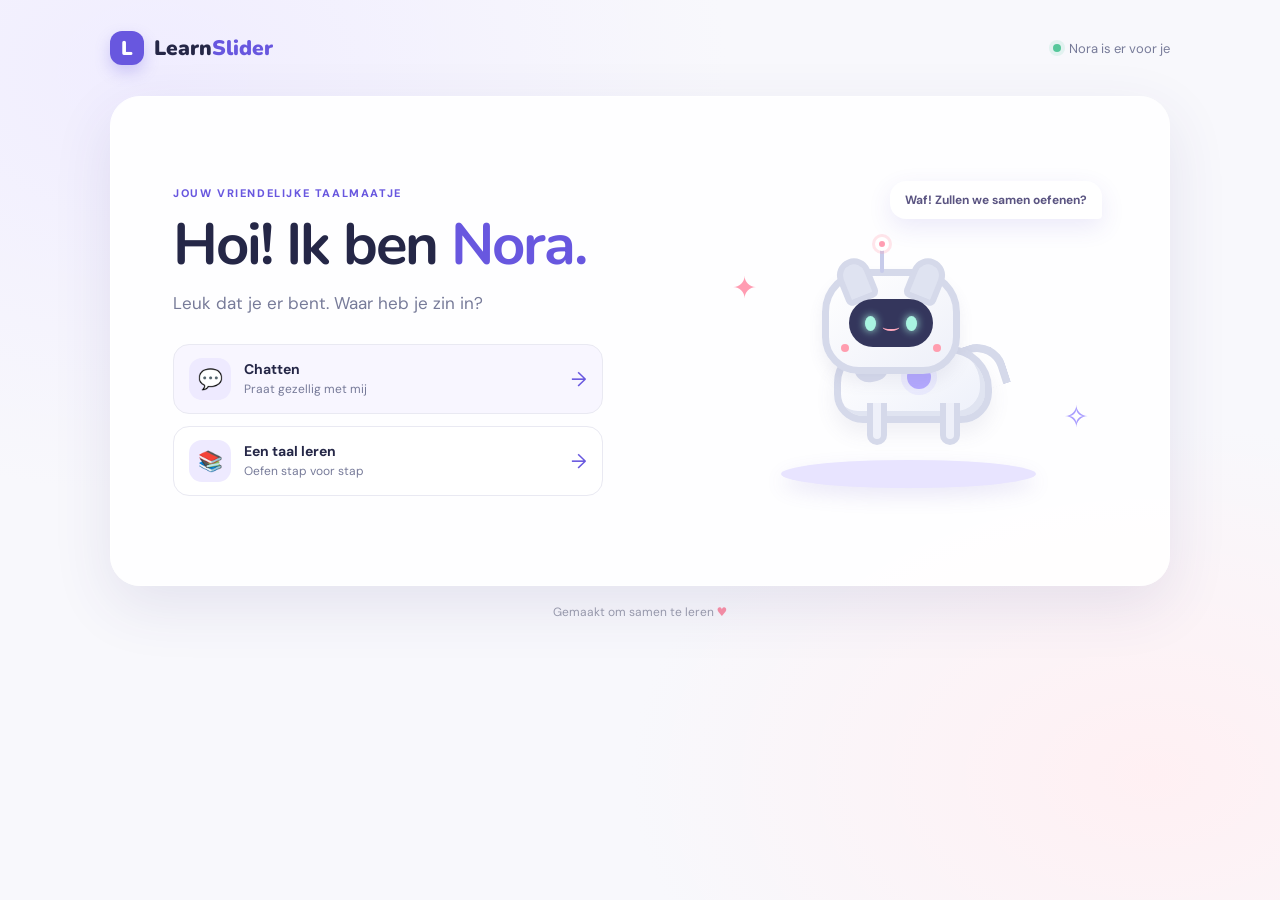
<file: index.html>
<!doctype html>
<html lang="nl">
<head>
  <meta charset="utf-8">
  <meta name="viewport" content="width=device-width, initial-scale=1">
  <meta name="theme-color" content="#f6f7ff">
  <title>LearnSlider — leer met Nora</title>
  <link rel="stylesheet" href="style.css">
</head>
<body>
  <main class="app-shell">
    <header class="topbar">
      <a class="brand" href="#home" aria-label="LearnSlider startpagina"><span class="brand-mark">L</span><span>Learn<span class="brand-accent">Slider</span></span></a>
      <span class="top-note"><span class="online-dot"></span> Nora is er voor je</span>
    </header>

    <section class="welcome-card" id="home" aria-labelledby="welcome-title">
      <div class="welcome-copy">
        <p class="eyebrow">JOUW VRIENDELIJKE TAALMAATJE</p>
        <h1 id="welcome-title">Hoi! Ik ben <span>Nora.</span></h1>
        <p class="intro">Leuk dat je er bent. Waar heb je zin in?</p>
        <div class="choice-row">
          <button class="choice-button primary" id="chat-choice" type="button"><span class="choice-icon" aria-hidden="true">💬</span><span><strong>Chatten</strong><small>Praat gezellig met mij</small></span><span class="arrow" aria-hidden="true">→</span></button>
          <button class="choice-button secondary" id="learn-choice" type="button"><span class="choice-icon" aria-hidden="true">📚</span><span><strong>Een taal leren</strong><small>Oefen stap voor stap</small></span><span class="arrow" aria-hidden="true">→</span></button>
        </div>
      </div>
      <div class="nora-stage" aria-label="Nora, een vrolijk robot-hondje">
        <div class="sparkle sparkle-one">✦</div><div class="sparkle sparkle-two">✧</div>
        <div class="speech-bubble">Waf! Zullen we samen oefenen?</div>
        <div class="robot-dog" aria-hidden="true">
          <div class="tail"></div><div class="body"><div class="body-light"></div><div class="leg leg-back"></div><div class="leg leg-front"></div></div>
          <div class="neck"></div><div class="head"><div class="ear ear-left"></div><div class="ear ear-right"></div><div class="face-screen"><span class="eye eye-left"></span><span class="eye eye-right"></span><span class="smile"></span></div><div class="cheek cheek-left"></div><div class="cheek cheek-right"></div></div>
          <div class="antenna"><i></i></div>
        </div>
        <div class="platform"></div>
      </div>
    </section>

    <section class="work-area" id="work-area" hidden>
      <div class="panel-heading"><button class="back-button" id="back-home" type="button" aria-label="Terug naar start">←</button><div><p class="eyebrow" id="section-eyebrow">SAMEN AAN DE SLAG</p><h2 id="section-title">Chat met Nora</h2></div></div>
      <div class="language-picker" id="language-picker" hidden>
        <label for="language-select">Welke taal wil je oefenen?</label>
        <select id="language-select"><option value="nl">Nederlands</option><option value="fr">Frans</option><option value="de">Duits</option><option value="en">Engels</option></select>
        <p class="helper-text">Nora legt alles rustig uit in het Nederlands.</p>
      </div>
      <div class="chat-window" id="chat-window" aria-live="polite" aria-label="Gesprek met Nora"></div>
      <div class="quick-prompts" id="quick-prompts"></div>
      <form class="message-form" id="message-form"><label class="visually-hidden" for="message-input">Typ je bericht</label><input id="message-input" type="text" placeholder="Typ hier je bericht…" autocomplete="off" maxlength="300"><button type="submit" aria-label="Bericht versturen">Verstuur <span aria-hidden="true">➤</span></button></form>
      <p class="disclaimer">Nora’s eerste versie gebruikt voorbeeldgesprekken en werkt zonder AI-dienst of extra kosten.</p>
    </section>
    <footer>Gemaakt om samen te leren <span aria-hidden="true">♥</span></footer>
  </main>
  <script src="script.js"></script>
</body>
</html>
</file>
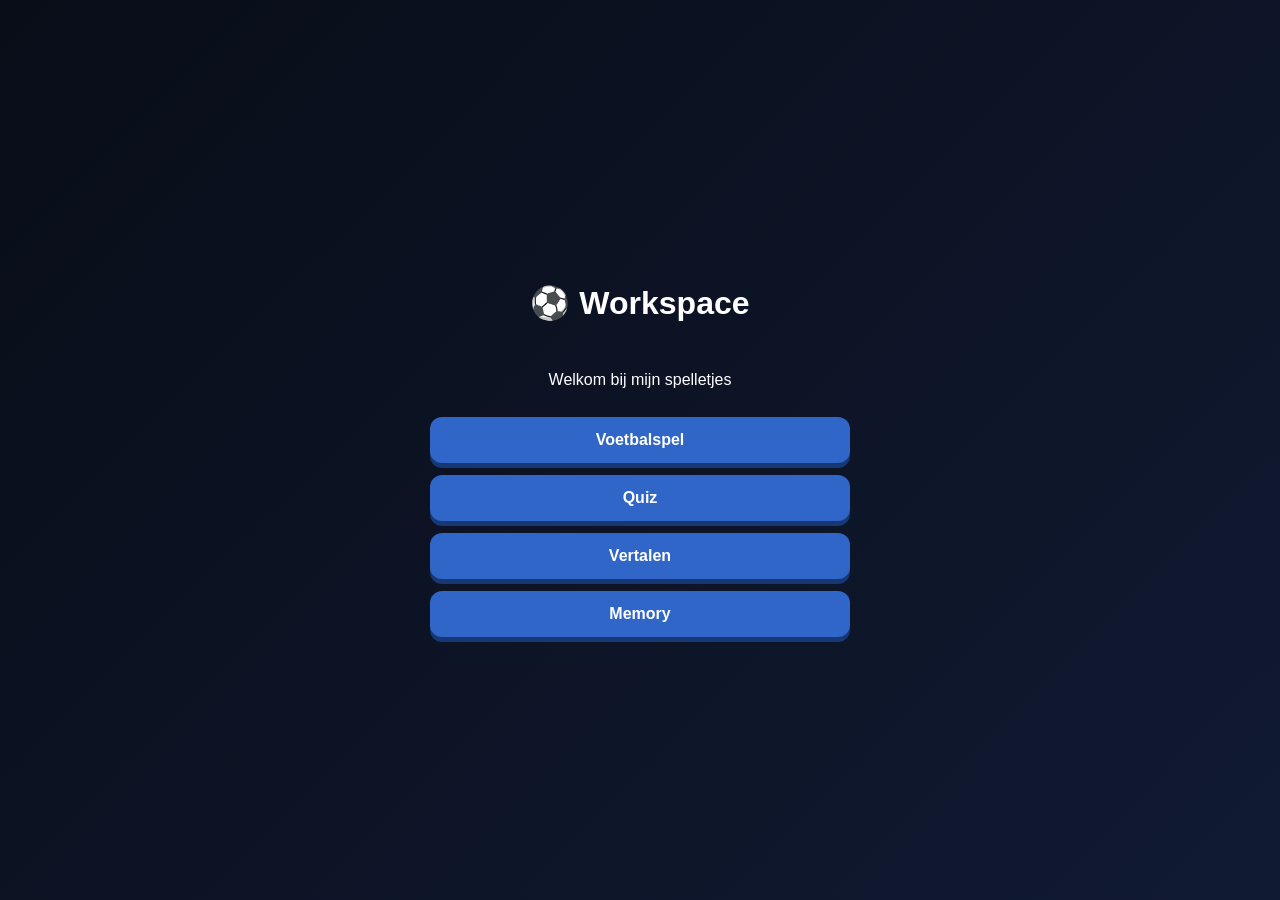
<file: workspace.html>
<!DOCTYPE html>
<html lang="nl">
<head>
  <meta charset="UTF-8">
  <meta name="viewport" content="width=device-width, initial-scale=1">
  <title>Workspace</title>
  <style>
    * { box-sizing: border-box; }
    body {
      margin: 0;
      min-height: 100vh;
      font-family: Arial, sans-serif;
      color: white;
      background: linear-gradient(135deg, #090d18, #101a32);
    }
    button {
      border: 0;
      border-radius: 12px;
      padding: 14px 22px;
      font-weight: bold;
      font-size: 1rem;
      cursor: pointer;
      color: white;
      background: #2f66c7;
      box-shadow: 0 5px 0 #173875;
    }
    button:active { transform: translateY(3px); box-shadow: 0 2px 0 #173875; }
    .screen { display: none; min-height: 100vh; }
    .screen.active { display: grid; }
    #home { place-items: center; text-align: center; }
    .menu { display: grid; gap: 12px; width: min(420px, 90%); }
    .menu button { width: 100%; }
    .game-head { position: fixed; top: 12px; left: 12px; z-index: 20; }
    .game-head button { background: #1b3b75; }

    #football {
      place-items: center;
      background:
        radial-gradient(circle at 50% 80%, rgba(255,255,255,.12), transparent 25%),
        linear-gradient(90deg, #398b42 0 12.5%, #49a954 12.5% 25%, #398b42 25% 37.5%, #49a954 37.5% 50%, #398b42 50% 62.5%, #49a954 62.5% 75%, #398b42 75% 87.5%, #49a954 87.5%);
    }
    #football.active { display: grid; }
    .football-card {
      width: min(760px, 92%);
      margin-top: 40px;
      text-align: center;
      border: 3px solid rgba(255,255,255,.55);
      border-radius: 18px;
      background: rgba(18,43,99,.92);
      box-shadow: 0 18px 40px rgba(0,0,0,.35);
      padding: 24px;
    }
    .players { display: flex; justify-content: center; align-items: end; gap: 18px; }
    .player { font-size: clamp(4rem, 13vw, 8rem); filter: drop-shadow(0 8px 4px rgba(0,0,0,.25)); }
    .ball { position: relative; display: inline-block; font-size: clamp(3rem, 9vw, 5.5rem); transition: .35s ease; }
    .ball.left { transform: translate(-230px, 50px) rotate(-35deg); }
    .ball.right { transform: translate(230px, 50px) rotate(35deg); }
    .score { font-size: 1.25rem; color: #ffd36a; }
    .football-actions { display: grid; grid-template-columns: 1fr 1fr; gap: 12px; margin-top: 20px; }
    .goal { background: #35b84b; box-shadow: 0 5px 0 #21792e; }
    .miss { background: #d89a32; box-shadow: 0 5px 0 #8e621f; }
    #footballResult { min-height: 28px; font-size: 1.2rem; font-weight: bold; }

    #quiz, #memory, #translation { place-items: center; text-align: center; }
    #quiz.active, #memory.active, #translation.active { display: grid; }
    .panel { width: min(540px, 90%); background: #132851; border-radius: 16px; padding: 30px; }
  </style>
</head>
<body>
  <div class="game-head" id="backButton" hidden>
    <button onclick="showScreen('home')">← Terug</button>
  </div>

  <main id="home" class="screen active">
    <div class="menu">
      <h1>⚽ Workspace</h1>
      <p>Welkom bij mijn spelletjes</p>
      <button onclick="showScreen('football')">Voetbalspel</button>
      <button onclick="showScreen('quiz')">Quiz</button>
      <button onclick="showScreen('translation')">Vertalen</button>
      <button onclick="showScreen('memory')">Memory</button>
    </div>
  </main>

  <main id="football" class="screen">
    <section class="football-card">
      <h2>CURL</h2>
      <div class="players"><div class="player">🧍‍♂️</div><div class="player">🧍</div><div class="player">🧍‍♂️</div></div>
      <div id="ball" class="ball">⚽</div>
      <p class="score">GOALS: <strong id="footballScore">0</strong></p>
      <p id="footballResult">Kies links of rechts!</p>
      <div class="football-actions">
        <button class="goal" onclick="shoot('left')">Schiet links</button>
        <button class="goal" onclick="shoot('right')">Schiet rechts</button>
      </div>
    </section>
  </main>

  <main id="quiz" class="screen">
    <section class="panel">
      <h2>Quiz</h2>
      <p>Wat betekent “hello”?</p>
      <button onclick="alert('Goed!')">Hallo</button>
      <button onclick="alert('Probeer opnieuw')">Hond</button>
    </section>
  </main>

  <main id="translation" class="screen">
    <section class="panel">
      <h2>Vertalen</h2>
      <p>Wat is het Nederlandse woord voor “football”?</p>
      <button onclick="alert('Juist!')">Voetbal</button>
      <button onclick="alert('Probeer opnieuw')">School</button>
    </section>
  </main>

  <main id="memory" class="screen">
    <section class="panel">
      <h2>Memory</h2>
      <p>Een eenvoudig geheugenspel</p>
      <button onclick="alert('Kleur: blauw!')">Kaart omdraaien</button>
    </section>
  </main>

  <script>
    let footballScore = 0;

    function showScreen(id) {
      document.querySelectorAll('.screen').forEach(function(screen) {
        screen.classList.remove('active');
      });
      document.getElementById(id).classList.add('active');
      document.getElementById('backButton').hidden = id === 'home';
    }

    function shoot(direction) {
      const keeper = Math.random() < 0.5 ? 'left' : 'right';
      const ball = document.getElementById('ball');
      ball.className = 'ball ' + direction;

      setTimeout(function() {
        if (direction !== keeper) {
          footballScore++;
          document.getElementById('footballResult').textContent = '🎉 GOAL!';
        } else {
          document.getElementById('footballResult').textContent = '🧤 De keeper stopt hem!';
        }
        document.getElementById('footballScore').textContent = footballScore;
        ball.className = 'ball';
      }, 350);
    }
  </script>
</body>
</html>
</file>
<file: style.css>
@import url('https://fonts.googleapis.com/css2?family=DM+Sans:wght@400;500;600;700&family=Nunito:wght@600;700;800;900&display=swap');
:root{--ink:#252747;--muted:#777b99;--purple:#6857df;--purple-dark:#5141c5;--lavender:#eeeaff;--pink:#ff8fa9;--line:#e9e9f2;--white:#fff;--shadow:0 20px 60px rgba(62,55,130,.11)}
*{box-sizing:border-box}body{margin:0;min-height:100vh;background:radial-gradient(ellipse at 12% 8%,#f0edff 0,transparent 36%),radial-gradient(ellipse at 90% 86%,#fff0f3 0,transparent 32%),#f8f8fc;color:var(--ink);font-family:'DM Sans',system-ui,sans-serif}.app-shell{width:min(1060px,calc(100% - 36px));margin:0 auto;padding:24px 0 18px}.topbar{height:48px;display:flex;align-items:center;justify-content:space-between;margin-bottom:24px}.brand{display:flex;gap:10px;align-items:center;color:var(--ink);font-family:Nunito,sans-serif;font-weight:900;font-size:21px;text-decoration:none}.brand-mark{display:grid;place-items:center;width:34px;height:34px;border-radius:12px;background:var(--purple);color:white;font-size:20px;box-shadow:0 7px 15px #6857df45}.brand-accent{color:var(--purple)}.top-note{display:flex;align-items:center;gap:8px;color:var(--muted);font-size:13px}.online-dot{width:8px;height:8px;border-radius:50%;background:#55c79a;box-shadow:0 0 0 4px #55c79a22}.welcome-card,.work-area{background:rgba(255,255,255,.92);border:1px solid #fff;border-radius:30px;box-shadow:var(--shadow)}.welcome-card{min-height:490px;padding:58px 62px;display:grid;grid-template-columns:1.15fr .85fr;align-items:center;overflow:hidden}.eyebrow{margin:0 0 14px;color:var(--purple);font-size:11px;font-weight:800;letter-spacing:1.6px}.welcome-copy h1{font-family:Nunito,sans-serif;font-size:clamp(38px,5vw,58px);letter-spacing:-2px;line-height:1.08;margin:0}.welcome-copy h1 span{color:var(--purple)}.intro{margin:15px 0 30px;color:var(--muted);font-size:17px}.choice-row{display:grid;gap:12px;max-width:430px}.choice-button{font:inherit;text-align:left;border:1px solid var(--line);border-radius:16px;background:white;padding:13px 15px;display:flex;align-items:center;gap:13px;cursor:pointer;color:var(--ink);transition:transform .18s,box-shadow .18s,border-color .18s}.choice-button:hover{transform:translateY(-2px);box-shadow:0 9px 22px #5141c51a;border-color:#c9c1ff}.choice-button.primary{background:#f8f6ff}.choice-icon{display:grid;place-items:center;width:42px;height:42px;border-radius:13px;background:var(--lavender);font-size:20px}.choice-button strong,.choice-button small{display:block}.choice-button strong{font-size:14px}.choice-button small{font-size:12px;color:var(--muted);margin-top:3px}.arrow{margin-left:auto;color:var(--purple);font-size:20px}.nora-stage{height:350px;position:relative;display:grid;place-items:center}.speech-bubble{position:absolute;top:15px;right:5px;z-index:3;padding:11px 15px;border-radius:16px 16px 4px 16px;background:white;box-shadow:0 8px 25px #5141c51c;color:#5a5481;font-size:12px;font-weight:700;animation:float 3s ease-in-out infinite}.platform{position:absolute;bottom:28px;width:255px;height:28px;border-radius:50%;background:#e8e4ff;box-shadow:0 8px 20px #6b58c522}.robot-dog{position:relative;width:240px;height:228px;z-index:1;animation:bob 2.4s ease-in-out infinite}.body{position:absolute;left:45px;top:119px;width:158px;height:77px;border:7px solid #d5d9ea;border-radius:37px 43px 31px 29px;background:linear-gradient(145deg,#fff,#edf0fa);box-shadow:inset -5px -5px 0 #e0e4f1,0 11px 20px #57598a16}.body-light{position:absolute;left:66px;top:12px;width:24px;height:24px;border-radius:50%;background:#b4a9ff;box-shadow:0 0 0 6px #b4a9ff2b}.neck{position:absolute;left:63px;top:107px;width:35px;height:48px;border-radius:15px;background:#d8dced;transform:rotate(-12deg)}.head{position:absolute;left:33px;top:42px;width:138px;height:105px;border:7px solid #d5d9ea;border-radius:43px 43px 37px 37px;background:linear-gradient(145deg,#fff,#eef0f9);z-index:2;box-shadow:0 9px 15px #57598a16}.face-screen{position:absolute;inset:23px 20px 20px;border-radius:25px;background:#34365c;display:flex;align-items:center;justify-content:center;gap:30px}.eye{width:11px;height:15px;border-radius:50%;background:#a9f5e1;box-shadow:0 0 9px #a9f5e1;animation:blink 4s infinite}.smile{position:absolute;left:50%;bottom:16px;width:17px;height:8px;border-bottom:2px solid #ffa9bd;border-radius:50%;transform:translateX(-50%)}.ear{position:absolute;top:-18px;width:34px;height:45px;background:#dfe3f1;border:6px solid #d5d9ea;border-radius:20px 20px 8px 8px;z-index:-1}.ear-left{left:10px;transform:rotate(-22deg)}.ear-right{right:10px;transform:rotate(22deg)}.cheek{position:absolute;top:68px;width:8px;height:8px;border-radius:50%;background:#ff9daf}.cheek-left{left:12px}.cheek-right{right:12px}.antenna{position:absolute;z-index:3;left:91px;top:18px;width:4px;height:28px;background:#c7cbea;border-radius:4px}.antenna i{position:absolute;top:-8px;left:-5px;width:14px;height:14px;border:4px solid white;border-radius:50%;background:#ff9db2;box-shadow:0 0 0 3px #ff9db244}.leg{position:absolute;bottom:-29px;width:20px;height:42px;border:6px solid #d5d9ea;border-top:0;border-radius:0 0 12px 12px;background:#eef0f9}.leg-back{left:26px}.leg-front{right:25px}.tail{position:absolute;right:16px;top:119px;width:39px;height:48px;border:8px solid #d5d9ea;border-left:0;border-bottom:0;border-radius:0 30px 0 0;transform:rotate(-18deg);transform-origin:left bottom;animation:wag .7s ease-in-out infinite alternate}.sparkle{position:absolute;color:#ff9cb2;font-size:30px}.sparkle-one{left:22px;top:102px}.sparkle-two{right:18px;bottom:80px;color:#a89cff}.work-area{margin-top:22px;padding:28px 34px 22px;scroll-margin-top:16px}.panel-heading{display:flex;align-items:center;gap:15px;margin-bottom:20px}.panel-heading h2{font:800 25px Nunito,sans-serif;margin:0}.back-button{border:0;background:#f0edff;color:var(--purple);width:40px;height:40px;border-radius:13px;font-size:22px;cursor:pointer}.panel-heading .eyebrow{margin-bottom:4px}.language-picker{padding:15px 17px;margin:0 0 16px;border:1px solid var(--line);border-radius:15px;background:#fbfaff}.language-picker label{font-weight:700;font-size:14px}.language-picker select{margin-left:10px;padding:9px 12px;border:1px solid #d9d4f4;border-radius:10px;background:white;color:var(--ink);font:inherit}.helper-text{font-size:12px;color:var(--muted);margin:8px 0 0}.chat-window{height:220px;overflow:auto;padding:17px;border-radius:17px;background:#f8f8fc;border:1px solid #eeeef5;display:flex;flex-direction:column;gap:12px}.message{max-width:82%;padding:11px 14px;border-radius:15px;font-size:14px;line-height:1.5;white-space:pre-wrap;overflow-wrap:anywhere}.message.nora{align-self:flex-start;background:white;border:1px solid #eeedf5;border-bottom-left-radius:4px}.message.user{align-self:flex-end;background:var(--purple);color:white;border-bottom-right-radius:4px}.message strong{color:var(--purple)}.message.user strong{color:#fff}.quick-prompts{display:flex;gap:8px;flex-wrap:wrap;padding:12px 0}.prompt-chip{border:1px solid #dedaf7;background:white;color:#6257a6;border-radius:999px;padding:7px 11px;font:600 12px 'DM Sans',sans-serif;cursor:pointer}.prompt-chip:hover{background:#f3f0ff}.message-form{display:flex;gap:9px}.message-form input{flex:1;min-width:0;border:1px solid #dedee9;border-radius:13px;padding:13px 15px;font:inherit;outline:none}.message-form input:focus{border-color:var(--purple);box-shadow:0 0 0 3px #6857df1c}.message-form button{border:0;border-radius:13px;background:var(--purple);color:white;padding:0 19px;font:700 13px 'DM Sans',sans-serif;cursor:pointer}.message-form button:hover{background:var(--purple-dark)}.disclaimer{font-size:11px;color:#9698ab;margin:11px 0 0}footer{text-align:center;padding:18px 0 0;color:#9698ab;font-size:12px}footer span{color:#f18ba4}.visually-hidden{position:absolute;width:1px;height:1px;padding:0;margin:-1px;overflow:hidden;clip:rect(0,0,0,0);white-space:nowrap;border:0}[hidden]{display:none!important}
@keyframes bob{0%,100%{transform:translateY(0) rotate(0)}50%{transform:translateY(-8px) rotate(1deg)}}@keyframes wag{from{transform:rotate(-28deg)}to{transform:rotate(15deg)}}@keyframes blink{0%,46%,50%,100%{transform:scaleY(1)}48%{transform:scaleY(.1)}}@keyframes float{0%,100%{transform:translateY(0)}50%{transform:translateY(-5px)}}
@media(max-width:720px){.app-shell{width:min(100% - 22px,560px);padding-top:12px}.welcome-card{padding:35px 25px 20px;grid-template-columns:1fr;min-height:0}.welcome-copy h1{font-size:42px}.intro{margin:12px 0 22px}.nora-stage{height:285px;margin-top:8px}.robot-dog{transform:scale(.88);animation:bob 2.4s ease-in-out infinite}.speech-bubble{right:0;top:2px}.platform{bottom:15px}.work-area{padding:22px 17px 18px}.chat-window{height:250px}.language-picker select{display:block;margin:10px 0 0}.topbar{margin-bottom:13px}.top-note{font-size:11px}}@media(prefers-reduced-motion:reduce){*,*::before,*::after{animation-duration:.01ms!important;animation-iteration-count:1!important;scroll-behavior:auto!important}}
</file>
